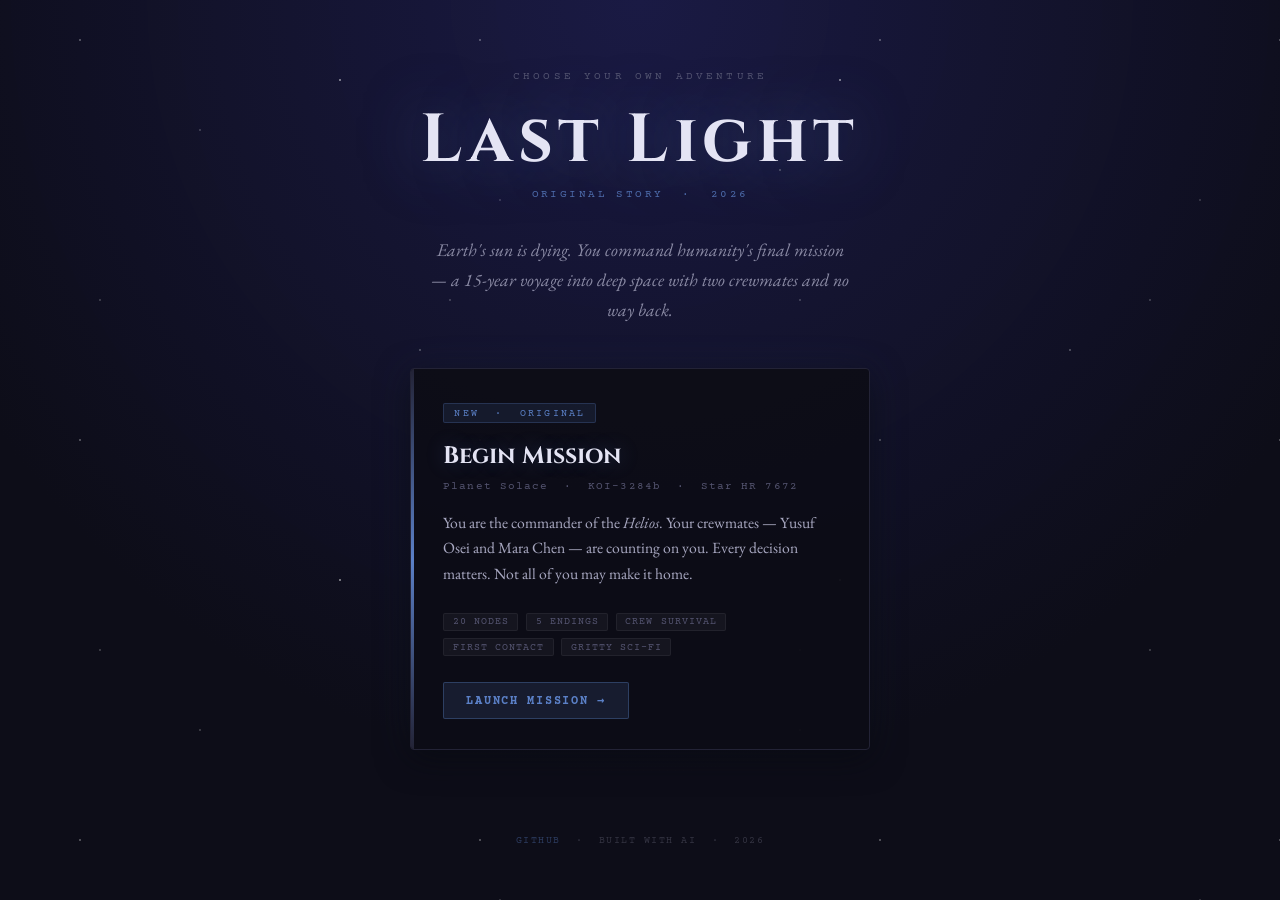
<file: docs/index.html>
<!DOCTYPE html>
<html lang="en">
<head>
  <meta charset="UTF-8" />
  <meta name="viewport" content="width=device-width, initial-scale=1.0" />
  <title>Last Light — Choose Your Own Adventure</title>
  <link rel="preconnect" href="https://fonts.googleapis.com" />
  <link rel="preconnect" href="https://fonts.gstatic.com" crossorigin />
  <link href="https://fonts.googleapis.com/css2?family=Cinzel:wght@500;700&family=EB+Garamond:ital,wght@0,400;1,400&family=Courier+Prime:wght@400;700&display=swap" rel="stylesheet" />
  <style>
    *, *::before, *::after { box-sizing: border-box; margin: 0; padding: 0; }

    html { font-size: 17px; }

    body {
      min-height: 100vh;
      background: #0d0d18;
      display: flex;
      flex-direction: column;
      align-items: center;
      justify-content: center;
      font-family: 'EB Garamond', Georgia, serif;
      position: relative;
      overflow-x: hidden;
    }

    /* Star field */
    body::before {
      content: '';
      position: fixed;
      inset: 0;
      background-image:
        radial-gradient(1px 1px at 80px 40px,   rgba(255,255,255,0.9), transparent),
        radial-gradient(1px 1px at 200px 130px,  rgba(255,255,255,0.6), transparent),
        radial-gradient(1.5px 1.5px at 340px 80px, rgba(255,255,255,0.8), transparent),
        radial-gradient(1px 1px at 500px 200px,  rgba(255,255,255,0.5), transparent),
        radial-gradient(1px 1px at 650px 60px,   rgba(255,255,255,0.9), transparent),
        radial-gradient(1px 1px at 780px 170px,  rgba(255,255,255,0.7), transparent),
        radial-gradient(2px 2px at 900px 100px,  rgba(255,255,255,0.4), transparent),
        radial-gradient(1px 1px at 100px 300px,  rgba(255,255,255,0.6), transparent),
        radial-gradient(1px 1px at 420px 350px,  rgba(255,255,255,0.8), transparent),
        radial-gradient(1.5px 1.5px at 600px 280px, rgba(255,255,255,0.5), transparent),
        radial-gradient(1px 1px at 1100px 150px, rgba(255,255,255,0.7), transparent),
        radial-gradient(1px 1px at 950px 320px,  rgba(255,255,255,0.6), transparent),
        radial-gradient(circle at 50% 0%, rgba(30,30,80,0.8) 0%, #0d0d18 70%);
      background-size:
        400px 400px, 600px 600px, 500px 500px, 700px 700px, 450px 450px,
        800px 800px, 550px 550px, 350px 350px, 650px 650px, 500px 500px,
        900px 900px, 750px 750px, 100% 100%;
      background-attachment: fixed;
      pointer-events: none;
      z-index: 0;
    }

    /* ── Main content ── */
    .hero {
      position: relative;
      z-index: 1;
      display: flex;
      flex-direction: column;
      align-items: center;
      text-align: center;
      padding: 3rem 1.5rem 2rem;
      max-width: 560px;
      width: 100%;
    }

    .series-label {
      font-family: 'Courier Prime', monospace;
      font-size: 0.62rem;
      letter-spacing: 0.3em;
      text-transform: uppercase;
      color: #545470;
      margin-bottom: 1.25rem;
    }

    h1 {
      font-family: 'Cinzel', Georgia, serif;
      font-size: clamp(2.4rem, 8vw, 4rem);
      font-weight: 700;
      color: #e4e4f4;
      letter-spacing: 0.08em;
      line-height: 1.1;
      margin-bottom: 0.5rem;
      text-shadow:
        0 0 60px rgba(91,128,199,0.5),
        0 0 120px rgba(91,128,199,0.2);
    }

    .subtitle {
      font-family: 'Courier Prime', monospace;
      font-size: 0.65rem;
      letter-spacing: 0.22em;
      text-transform: uppercase;
      color: #5b80c7;
      margin-bottom: 2rem;
      opacity: 0.8;
    }

    .tagline {
      font-style: italic;
      font-size: 1.05rem;
      color: #a8a8c1;
      line-height: 1.7;
      max-width: 420px;
      margin-bottom: 2.5rem;
      opacity: 0.8;
    }

    /* ── Story card ── */
    .story-card {
      display: block;
      text-decoration: none;
      width: 100%;
      max-width: 460px;
      background: rgba(13,13,23,0.95);
      border: 1px solid #232336;
      border-radius: 4px;
      overflow: hidden;
      position: relative;
      box-shadow: 0 0 40px rgba(91,128,199,0.08), 0 8px 32px rgba(0,0,0,0.6);
      transition: transform 0.25s ease, box-shadow 0.25s ease, border-color 0.25s ease;
    }
    .story-card:hover {
      transform: translateY(-5px);
      border-color: #5b80c7;
      box-shadow: 0 0 0 1px #5b80c7, 0 0 40px rgba(91,128,199,0.25), 0 12px 40px rgba(0,0,0,0.7);
    }

    /* Left glow spine */
    .card-spine {
      position: absolute;
      top: 0; bottom: 0; left: 0;
      width: 3px;
      background: linear-gradient(to bottom, #232336, #5b80c7, #232336);
      transition: opacity 0.25s;
    }
    .story-card:hover .card-spine { opacity: 1; }

    .card-inner {
      padding: 1.75rem 1.75rem 1.75rem 1.9rem;
      text-align: left;
    }

    .card-badge {
      display: inline-block;
      font-family: 'Courier Prime', monospace;
      font-size: 0.58rem;
      letter-spacing: 0.22em;
      text-transform: uppercase;
      padding: 0.2rem 0.6rem;
      border-radius: 2px;
      background: rgba(91,128,199,0.12);
      color: #5b80c7;
      border: 1px solid rgba(91,128,199,0.25);
      margin-bottom: 1rem;
    }

    .card-title {
      font-family: 'Cinzel', Georgia, serif;
      font-size: 1.4rem;
      font-weight: 700;
      color: #e4e4f4;
      margin-bottom: 0.5rem;
      text-shadow: 0 0 20px rgba(91,128,199,0.3);
    }

    .card-byline {
      font-family: 'Courier Prime', monospace;
      font-size: 0.62rem;
      letter-spacing: 0.1em;
      color: #545470;
      margin-bottom: 1rem;
    }

    .card-desc {
      font-size: 0.92rem;
      line-height: 1.65;
      color: #a8a8c1;
      margin-bottom: 1.5rem;
    }

    .card-meta {
      display: flex;
      flex-wrap: wrap;
      gap: 0.45rem;
      margin-bottom: 1.5rem;
    }
    .card-tag {
      font-family: 'Courier Prime', monospace;
      font-size: 0.6rem;
      letter-spacing: 0.1em;
      text-transform: uppercase;
      padding: 0.15rem 0.5rem;
      border-radius: 2px;
      background: rgba(255,255,255,0.04);
      color: #545470;
      border: 1px solid rgba(255,255,255,0.06);
    }

    .card-cta {
      display: inline-flex;
      align-items: center;
      gap: 0.5rem;
      font-family: 'Courier Prime', monospace;
      font-size: 0.72rem;
      font-weight: 700;
      letter-spacing: 0.14em;
      text-transform: uppercase;
      padding: 0.6rem 1.3rem;
      border-radius: 2px;
      background: rgba(91,128,199,0.14);
      color: #5b80c7;
      border: 1px solid rgba(91,128,199,0.35);
      transition: background 0.18s, box-shadow 0.18s;
    }
    .story-card:hover .card-cta {
      background: rgba(91,128,199,0.24);
      box-shadow: 0 0 14px rgba(91,128,199,0.3);
    }

    /* ── Footer ── */
    footer {
      position: relative;
      z-index: 1;
      margin-top: 3rem;
      padding-bottom: 2rem;
      font-family: 'Courier Prime', monospace;
      font-size: 0.6rem;
      letter-spacing: 0.15em;
      text-transform: uppercase;
      color: rgba(168,168,193,0.25);
      text-align: center;
    }
    footer a {
      color: rgba(91,128,199,0.4);
      text-decoration: none;
      transition: color 0.15s;
    }
    footer a:hover { color: rgba(91,128,199,0.7); }

    @media (max-width: 480px) {
      h1 { font-size: 2.4rem; }
      .card-inner { padding: 1.5rem 1.25rem 1.5rem 1.5rem; }
    }
  </style>
</head>
<body>

  <div class="hero">
    <p class="series-label">Choose Your Own Adventure</p>
    <h1>Last Light</h1>
    <p class="subtitle">Original Story &nbsp;·&nbsp; 2026</p>
    <p class="tagline">
      Earth's sun is dying. You command humanity's final mission —
      a 15-year voyage into deep space with two crewmates and no way back.
    </p>

    <a href="lastlight.html" class="story-card">
      <div class="card-spine"></div>
      <div class="card-inner">
        <span class="card-badge">New &nbsp;·&nbsp; Original</span>
        <h2 class="card-title">Begin Mission</h2>
        <p class="card-byline">Planet Solace &nbsp;·&nbsp; KOI-3284b &nbsp;·&nbsp; Star HR 7672</p>
        <p class="card-desc">
          You are the commander of the <em>Helios</em>. Your crewmates — Yusuf Osei and Mara Chen — 
          are counting on you. Every decision matters. Not all of you may make it home.
        </p>
        <div class="card-meta">
          <span class="card-tag">20 nodes</span>
          <span class="card-tag">5 endings</span>
          <span class="card-tag">Crew survival</span>
          <span class="card-tag">First contact</span>
          <span class="card-tag">Gritty sci-fi</span>
        </div>
        <span class="card-cta">Launch mission →</span>
      </div>
    </a>
  </div>

  <footer>
    <a href="https://github.com/CodersRepo/choose-your-own-adventure" target="_blank" rel="noopener">
      GitHub
    </a>
    &nbsp;·&nbsp; Built with AI &nbsp;·&nbsp; 2026
  </footer>

</body>
</html>
</file>
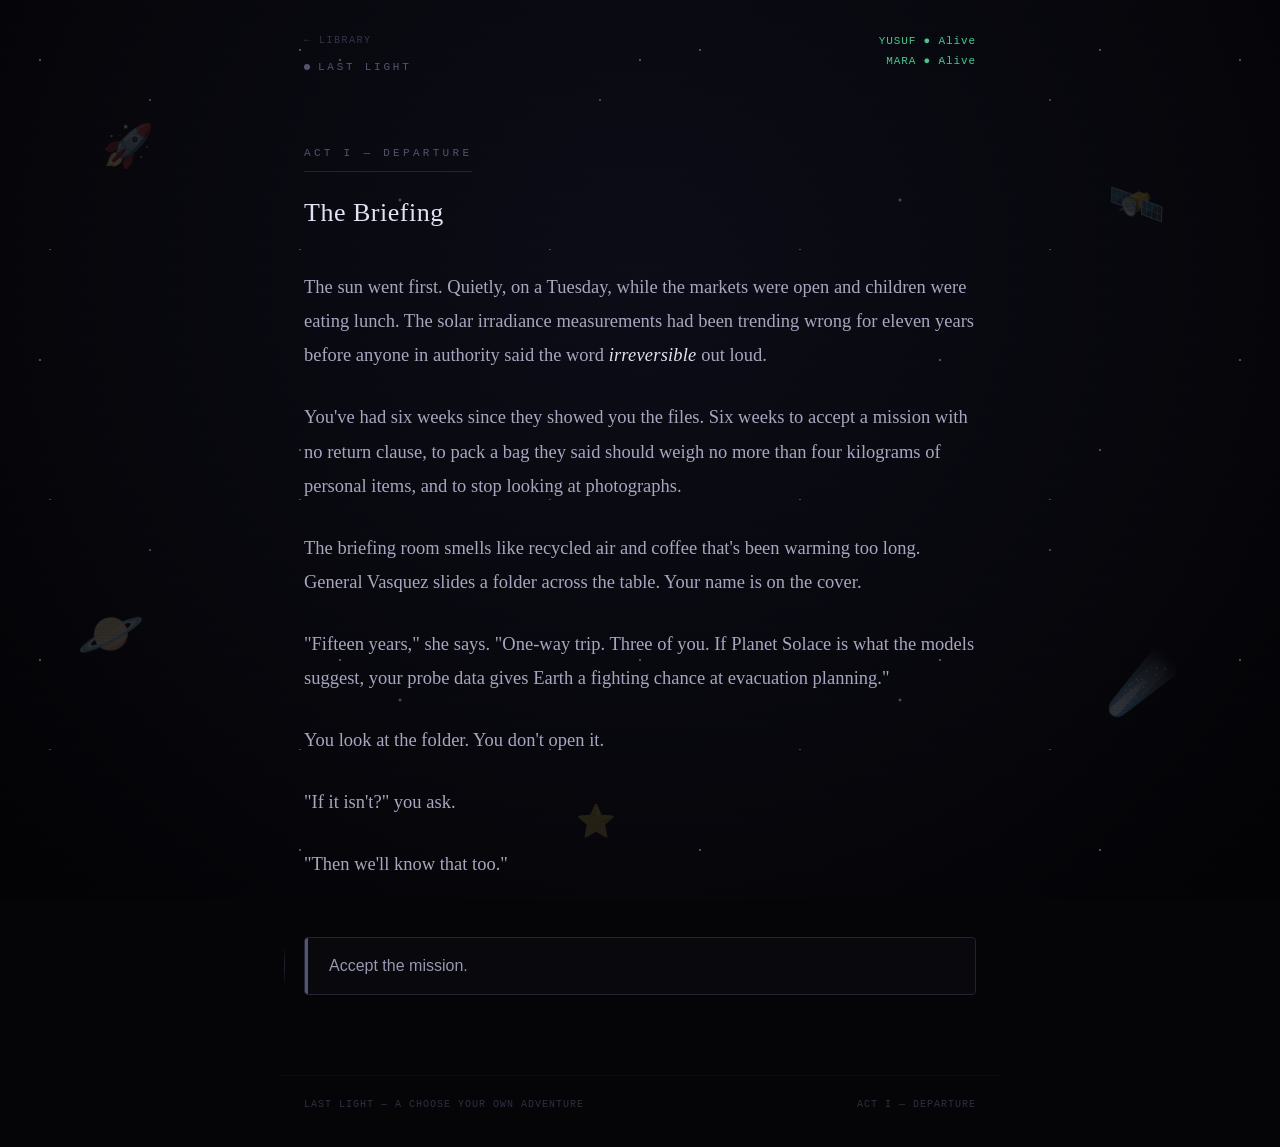
<file: docs/lastlight.html>
<!DOCTYPE html>
<html lang="en">
<head>
  <meta charset="UTF-8">
  <meta name="viewport" content="width=device-width, initial-scale=1.0">
  <title>Last Light</title>
  <style>
    *, *::before, *::after { box-sizing: border-box; margin: 0; padding: 0; }

    :root {
      --bg: #050508;
      --bg-radial: radial-gradient(circle at 50% 30%, #0d0d18 0%, #030305 100%);
      --stars: radial-gradient(white, rgba(255,255,255,.2) 1px, transparent 1.5px);
      --surface: rgba(13, 13, 23, 0.6);
      --border: #232336;
      --border-hover: #4e4e73;
      --text: #a8a8c1;
      --text-bright: #e4e4f4;
      --text-dim: #545470;
      --text-dimmer: #2f2f42;
      --mono: 'Courier New', 'Lucida Console', monospace;
      --serif: 'Merriweather', Georgia, 'Times New Roman', serif;
      --sans: -apple-system, BlinkMacSystemFont, 'Segoe UI', Roboto, Helvetica, sans-serif;
      --alive: #4cc78e;
      --injured: #d69538;
      --dead: #9e3d3d;
      --success: #4cc78e;
      --partial: #d69538;
      --failure: #9e3d3d;
      --true-end: #5b80c7;
      --glow-alive: rgba(76, 199, 142, 0.2);
      --glow-injured: rgba(214, 149, 56, 0.2);
      --glow-dead: rgba(158, 61, 61, 0.2);
    }

    html { scroll-behavior: smooth; }

    body {
      background: var(--bg);
      background-image: 
        radial-gradient(1px 1px at 40px 60px, #ffffff, rgba(0,0,0,0)),
        radial-gradient(1px 1px at 150px 100px, rgba(255,255,255,0.8), rgba(0,0,0,0)),
        radial-gradient(1.5px 1.5px at 200px 300px, rgba(255,255,255,0.6), rgba(0,0,0,0)),
        radial-gradient(1px 1px at 300px 50px, #ffffff, rgba(0,0,0,0)),
        radial-gradient(2px 2px at 400px 200px, rgba(255,255,255,0.4), rgba(0,0,0,0)),
        radial-gradient(1px 1px at 50px 250px, rgba(255,255,255,0.9), rgba(0,0,0,0)),
        var(--bg-radial);
      background-size: 300px 300px, 450px 450px, 200px 200px, 400px 400px, 500px 500px, 250px 250px, 100% 100%;
      background-attachment: fixed;
      color: var(--text);
      font-family: var(--serif);
      font-size: 18.5px;
      line-height: 1.85;
      min-height: 100vh;
      display: flex;
      flex-direction: column;
      align-items: center;
      position: relative;
    }

    /* Scanlines effect */
    body::after {
      content: "";
      position: fixed;
      top: 0; left: 0; width: 100%; height: 100%;
      background: repeating-linear-gradient(
        to bottom,
        rgba(0, 0, 0, 0) 0px,
        rgba(0, 0, 0, 0) 2px,
        rgba(0, 0, 0, 0.05) 3px
      );
      pointer-events: none;
      z-index: 100;
    }

    /* ── LAYOUT ── */
    .game-header {
      width: 100%;
      max-width: 720px;
      padding: 32px 24px 0;
      display: flex;
      justify-content: space-between;
      align-items: flex-start;
      gap: 16px;
      z-index: 2;
    }

    .game-title {
      font-family: var(--mono);
      font-size: 11px;
      letter-spacing: 0.25em;
      text-transform: uppercase;
      color: var(--text-dim);
      display: flex;
      align-items: center;
      gap: 8px;
    }

    .game-title::before {
      content: "";
      display: inline-block;
      width: 6px;
      height: 6px;
      background-color: var(--text-dim);
      border-radius: 50%;
    }

    .crew-status {
      font-family: var(--mono);
      font-size: 11px;
      letter-spacing: 0.08em;
      text-align: right;
      line-height: 1.8;
      flex-shrink: 0;
    }

    .crew-alive  { color: var(--alive); text-shadow: 0 0 8px var(--glow-alive); }
    .crew-injured { color: var(--injured); text-shadow: 0 0 8px var(--glow-injured); }
    .crew-dead   { color: var(--dead); opacity: 0.8; text-shadow: 0 0 8px var(--glow-dead); text-decoration: line-through; text-decoration-color: rgba(158, 61, 61, 0.5); }

    main {
      width: 100%;
      max-width: 720px;
      padding: 56px 24px 80px;
      flex: 1;
      z-index: 2;
    }

    .game-footer {
      width: 100%;
      max-width: 720px;
      padding: 20px 24px 32px;
      font-family: var(--mono);
      font-size: 10px;
      color: var(--text-dimmer);
      border-top: 1px solid rgba(255,255,255,0.03);
      display: flex;
      justify-content: space-between;
      z-index: 2;
      text-transform: uppercase;
      letter-spacing: 0.1em;
    }

    /* ── PAGE CONTENT ── */
    .page-wrap {
      animation: appear 0.6s cubic-bezier(0.2, 0.8, 0.2, 1) both;
    }

    @keyframes appear {
      from { opacity: 0; transform: translateY(12px); filter: blur(4px); }
      to   { opacity: 1; transform: translateY(0); filter: blur(0); }
    }

    .act-label {
      font-family: var(--mono);
      font-size: 11px;
      letter-spacing: 0.3em;
      text-transform: uppercase;
      color: var(--text-dim);
      margin-bottom: 24px;
      display: inline-block;
      border-bottom: 1px solid var(--border);
      padding-bottom: 8px;
    }

    .page-title {
      font-size: 26px;
      font-weight: normal;
      color: var(--text-bright);
      margin-bottom: 40px;
      letter-spacing: 0.02em;
      line-height: 1.3;
    }

    .page-text {
      color: var(--text);
      margin-bottom: 56px;
    }

    .page-text p { margin-bottom: 1.5em; }
    .page-text p:last-child { margin-bottom: 0; }
    .page-text em { color: var(--text-bright); font-style: italic; letter-spacing: 0.01em; }

    /* ── CHOICES ── */
    .choices {
      display: flex;
      flex-direction: column;
      gap: 12px;
      position: relative;
    }

    .choices::before {
      content: "";
      position: absolute;
      left: -20px;
      top: 8px;
      bottom: 8px;
      width: 1px;
      background: linear-gradient(to bottom, transparent, var(--border), transparent);
    }

    .choice-btn {
      background: rgba(13, 13, 23, 0.4);
      border: 1px solid var(--border);
      color: #9898b0;
      padding: 16px 24px;
      text-align: left;
      cursor: pointer;
      font-size: 16px;
      font-family: var(--sans);
      line-height: 1.5;
      transition: all 0.25s ease;
      border-radius: 4px;
      position: relative;
      overflow: hidden;
      backdrop-filter: blur(4px);
    }

    .choice-btn::before {
      content: "";
      position: absolute;
      left: 0; top: 0; bottom: 0; width: 3px;
      background: var(--text-dim);
      transition: background 0.25s ease, width 0.25s ease;
    }

    .choice-btn:hover {
      border-color: var(--border-hover);
      color: var(--text-bright);
      background: rgba(255,255,255,0.03);
      transform: translateX(4px);
      box-shadow: 0 4px 12px rgba(0,0,0,0.2);
    }

    .choice-btn:hover::before {
      background: var(--text-bright);
      width: 4px;
    }

    .choice-btn:active {
      background: rgba(255,255,255,0.05);
      transform: translateX(2px);
    }

    /* ── ENDINGS ── */
    .ending-label {
      font-family: var(--mono);
      font-size: 11px;
      letter-spacing: 0.3em;
      text-transform: uppercase;
      margin-bottom: 16px;
      display: inline-block;
      padding: 4px 10px;
      border-radius: 2px;
      background: rgba(0,0,0,0.3);
    }

    .ending-label.failure  { color: var(--failure); border: 1px solid rgba(158, 61, 61, 0.3); box-shadow: 0 0 10px var(--glow-dead); }
    .ending-label.partial  { color: var(--partial); border: 1px solid rgba(214, 149, 56, 0.3); box-shadow: 0 0 10px var(--glow-injured); }
    .ending-label.success  { color: var(--success); border: 1px solid rgba(76, 199, 142, 0.3); box-shadow: 0 0 10px var(--glow-alive); }
    .ending-label.true-end { color: #a4c2f4; border: 1px solid rgba(91, 128, 199, 0.3); box-shadow: 0 0 12px rgba(91,128,199,0.3); }

    .ending-title {
      font-size: 32px;
      font-weight: normal;
      color: #fff;
      margin-bottom: 40px;
      letter-spacing: 0.02em;
    }

    .ending-divider {
      width: 64px;
      height: 1px;
      background: linear-gradient(90deg, var(--border-hover), transparent);
      margin: 48px 0;
    }

    .restart-btn {
      background: transparent;
      border: 1px solid var(--border);
      color: var(--text-dim);
      padding: 12px 28px;
      cursor: pointer;
      font-family: var(--mono);
      font-size: 11px;
      letter-spacing: 0.2em;
      text-transform: uppercase;
      transition: all 0.2s ease;
      border-radius: 2px;
    }

    .restart-btn:hover {
      border-color: var(--border-hover);
      color: var(--text-bright);
      background: rgba(255,255,255,0.03);
    }

    /* ── DECORATIVE STICKERS ── */
    .stickers {
      position: fixed;
      top: 0; left: 0; width: 100%; height: 100%;
      pointer-events: none;
      z-index: 1;
      overflow: hidden;
    }

    .sticker {
      position: absolute;
      opacity: 0.18;
      filter: saturate(0.8);
      user-select: none;
      animation: float-sticker 6s ease-in-out infinite;
    }

    @keyframes float-sticker {
      0%, 100% { transform: translateY(0) rotate(var(--rot)); }
      50% { transform: translateY(-12px) rotate(calc(var(--rot) + 6deg)); }
    }

    .sticker-1 { top: 12%; left: 8%;  --rot: -15deg; animation-delay: 0s;  font-size: 42px; }
    .sticker-2 { top: 65%; left: 6%;  --rot: 12deg;  animation-delay: -2s; font-size: 54px; }
    .sticker-3 { top: 18%; right: 9%; --rot: 25deg;  animation-delay: -4s; font-size: 46px; }
    .sticker-4 { top: 70%; right: 8%; --rot: -22deg; animation-delay: -1s; font-size: 58px; }
    .sticker-5 { top: 88%; left: 45%; --rot: 8deg;   animation-delay: -3s; font-size: 32px; opacity: 0.12; }
  </style>
</head>
<body>

<div class="stickers">
  <div class="sticker sticker-1">🚀</div>
  <div class="sticker sticker-2">🪐</div>
  <div class="sticker sticker-3">🛰️</div>
  <div class="sticker sticker-4">☄️</div>
  <div class="sticker sticker-5">⭐</div>
</div>

<header class="game-header">
  <div style="display:flex;flex-direction:column;gap:6px;">
    <a href="index.html" style="font-family:var(--mono);font-size:10px;letter-spacing:0.15em;text-transform:uppercase;color:var(--text-dim);text-decoration:none;opacity:0.6;transition:opacity 0.15s;" onmouseover="this.style.opacity='1'" onmouseout="this.style.opacity='0.6'">← Library</a>
    <div class="game-title">Last Light</div>
  </div>
  <div style="display:flex;flex-direction:column;align-items:flex-end;gap:6px;">
    <div class="crew-status" id="crew-status"></div>
    <div id="dev-panel" style="display:none;font-family:var(--mono);font-size:10px;letter-spacing:0.1em;color:#5b80c7;text-align:right;opacity:0.7;"></div>
  </div>
</header>

<main>
  <div id="page-root"></div>
</main>

<footer class="game-footer">
  <span>Last Light — A Choose Your Own Adventure</span>
  <span id="footer-act"></span>
</footer>

<script>
'use strict';

// ────────────────────────────────────────────────────────────
// STATE
// ────────────────────────────────────────────────────────────

let S = {};

function resetState() {
  S = {
    page: 'p01',
    yusuf: 'alive',      // 'alive' | 'injured' | 'dead'
    mara: 'alive',       // 'alive' | 'dead'
    cooperation: 0,      // 0–6; ≥3 + signal + both alive = True Ending
    resources: null,     // 'bio' | 'eng' | 'balanced'
    irradiated: false,
    investigatedSignal: false,
  };
}

resetState();

// ────────────────────────────────────────────────────────────
// STORY DATA
// ────────────────────────────────────────────────────────────

const ACT = {
  1: 'Act I — Departure',
  2: 'Act II — The Journey',
  3: 'Act III — Arrival',
  4: 'Act IV',
};

/*
  Each page object can have:
    act        : number
    title      : string
    text       : string  (static HTML)
    textFn     : state → string
    choices    : [{text, target, effect?}]
    choicesFn  : state → [{text, target, effect?}]
    enter      : state → void   (runs before render; modifies state in place)
    isEnding   : bool
    endingType : 'failure' | 'partial' | 'success' | 'true-end'
    endingLabel: string
*/

const PAGES = {

  // ── ACT 1: DEPARTURE ──────────────────────────────────────

  p01: {
    act: 1,
    title: 'The Briefing',
    text: `
      <p>The sun went first. Quietly, on a Tuesday, while the markets were open and children were eating lunch. The solar irradiance measurements had been trending wrong for eleven years before anyone in authority said the word <em>irreversible</em> out loud.</p>
      <p>You've had six weeks since they showed you the files. Six weeks to accept a mission with no return clause, to pack a bag they said should weigh no more than four kilograms of personal items, and to stop looking at photographs.</p>
      <p>The briefing room smells like recycled air and coffee that's been warming too long. General Vasquez slides a folder across the table. Your name is on the cover.</p>
      <p>"Fifteen years," she says. "One-way trip. Three of you. If Planet Solace is what the models suggest, your probe data gives Earth a fighting chance at evacuation planning."</p>
      <p>You look at the folder. You don't open it.</p>
      <p>"If it isn't?" you ask.</p>
      <p>"Then we'll know that too."</p>
    `,
    choices: [
      { text: 'Accept the mission.', target: 'p02' },
    ],
  },

  p02: {
    act: 1,
    title: 'Crew & Cargo',
    text: `
      <p>Yusuf Osei finds you in the equipment bay. He's the kind of person who checks systems he didn't install, just to be sure. His hands are always moving — tightening, testing, tracing connections — the way some people drum their fingers, but with intent.</p>
      <p>"You're Commander?" No ceremony. You like that. His handshake is brief and certain.</p>
      <p>Mara Chen is already cataloguing the biology equipment when you introduce yourself. She has a small recorder clipped to her collar that she talks into when she thinks no one's listening.</p>
      <p>"She keeps a voice journal," Yusuf tells you later. "Addresses it to her sister." He says it without judgment. You file it away.</p>
      <p>There is one decision left before launch. The ship has room for a full complement of either medical and biological research gear or engineering backup systems — not both at maximum specification. You can split the allocation evenly, but depth suffers across the board.</p>
    `,
    choices: [
      {
        text: 'Prioritize the medical and biological research supplies. The planet assessment depends on it.',
        target: 'p03',
        effect: s => { s.resources = 'bio'; },
      },
      {
        text: 'Prioritize engineering repair kits and redundant systems. The journey depends on it.',
        target: 'p03',
        effect: s => { s.resources = 'eng'; },
      },
      {
        text: 'Split the cargo evenly. Compromise depth for coverage.',
        target: 'p03',
        effect: s => { s.resources = 'balanced'; },
      },
    ],
  },

  p03: {
    act: 1,
    title: 'Launch',
    text: `
      <p>The last transmission from Ground Control is calm and professional until the very end, when Mission Director Okafor pauses for three full seconds before signing off. In those three seconds you hear everything she can't say.</p>
      <p>Liftoff is textbook. You watch Earth's curvature fill the observation panel, then the whole planet, then something small enough to cover with your thumb.</p>
      <p>Nobody speaks for a long time.</p>
      <p>"Fifteen years," Mara says finally. She's not talking to you. Her recorder is on.</p>
      <p>Yusuf runs a systems diagnostic he doesn't need. His hands are busy.</p>
      <p>You set the heading for Planet Solace — catalog designation KOI-3284b, orbiting a stable star fifteen light-years from home. The ship moves into the dark.</p>
      <p>You don't look back.</p>
    `,
    choices: [
      { text: 'Continue.', target: 'p04' },
    ],
  },

  // ── ACT 2: THE JOURNEY ────────────────────────────────────

  p04: {
    act: 2,
    title: 'Year 3 — The Breach',
    text: `
      <p>The three-pulse alarm. You've rehearsed this. Nothing about rehearsal prepares you for it at 0340 ship time, half-awake in your bunk, the sound bouncing through the hull like a physical thing.</p>
      <p>Hairline fracture in the oxygen recycler's secondary housing. Stress fracture from thermal cycling — third year running. Yusuf is already in the maintenance corridor, suit half-donned, running his fingers over the breach with the methodical calm of someone who grew up fixing things by touch.</p>
      <p>"I can patch it from outside," he says. "Twenty minutes EVA, maybe less."</p>
      <p>The fracture is at an awkward junction angle. One wrong move and the seal blows before the patch sets.</p>
    `,
    choices: [
      {
        text: '"Stand back. I\'m going EVA."',
        target: 'p04_you',
      },
      {
        text: '"I\'ve got your line. Take your time out there."',
        target: 'p04_yusuf',
      },
    ],
  },

  p04_you: {
    act: 2,
    title: 'Year 3 — Outside',
    text: `
      <p>You take the suit from him. He doesn't argue. He watches your face, reads that this isn't an order — it's a choice — and he respects the distinction.</p>
      <p>The EVA is bad in the quiet way that bad things are. Cold metal through the gloves. The ship enormous and indifferent. You work by feel and by the schematic Yusuf walks you through over comms, his voice steady, precise, patient in a way that makes the job easier than it has any right to be.</p>
      <p>When the patch holds, he says: "Clean work, Commander."</p>
      <p>Back inside, Mara runs a scan. Seal integrity: 99.7%. You file the incident report and don't mention your hands shaking.</p>
    `,
    choices: [
      { text: 'Continue.', target: 'p05' },
    ],
  },

  p04_yusuf: {
    act: 2,
    title: 'Year 3 — Outside',
    enter(s) {
      if (s.resources !== 'eng') s.yusuf = 'injured';
    },
    textFn(s) {
      if (s.resources === 'eng') {
        return `
          <p>Yusuf goes. He has the titanium patch kit — one of the items you prioritized in the cargo manifest — and his hands move with the confidence of someone who always has the right tool. Eighteen minutes. Clean seal. He comes back inside without ceremony.</p>
          <p>"Good kit," he says, hanging up the suit.</p>
          <p>Mara checks the seal the next morning without being asked. 99.8% integrity. She doesn't say anything, but she nods.</p>
        `;
      }
      return `
        <p>Yusuf goes. The patch kit available isn't rated for this junction — the alloy-weave wrap works, but the angle forces him to brace against the hull in a way that puts sustained pressure on his left hand. He doesn't mention it until Mara runs the post-EVA scan.</p>
        <p>"Contusion on the metacarpals," she says. "Some micro-fracturing in the carpal tunnel. It'll probably heal fully." She looks at Yusuf. "You should rest the hand."</p>
        <p>Yusuf opens and closes his left hand twice, looks at it, and goes back to the maintenance bay.</p>
        <p>He doesn't rest the hand.</p>
      `;
    },
    choices: [
      { text: 'Continue.', target: 'p05' },
    ],
  },

  p05: {
    act: 2,
    title: 'Year 7 — Signal',
    text: `
      <p>It appears at the edge of your sensor range — a faint electromagnetic pattern, repeating on a twelve-second interval. Mara thinks it's geological resonance. Yusuf thinks it isn't. He brings up the spectral readout and points without saying anything.</p>
      <p>The pattern is mathematically structured. Not a message, exactly. Not clearly. But not random.</p>
      <p>A course deviation to investigate would cost eleven days and a measurable fraction of your fuel reserve. Arrival at Planet Solace would be delayed but within acceptable parameters.</p>
    `,
    choices: [
      {
        text: '"Alter course. We investigate."',
        target: 'p05a',
        effect: s => { s.cooperation++; s.investigatedSignal = true; },
      },
      {
        text: '"Log it and maintain heading. We have a mission."',
        target: 'p06',
      },
    ],
  },

  p05a: {
    act: 2,
    title: 'Year 7 — The Trace',
    text: `
      <p>The source is a debris field — ancient, drifting on a vector that traces back, if you extend the line far enough, toward the general direction of KOI-3284b. Planet Solace.</p>
      <p>The material composition is nothing in the database. Not a comet. Not a human-made object. Not anything catalogued.</p>
      <p>Mara is very still. Yusuf runs the analysis twice.</p>
      <p>"Something came from there," he says. He means the planet. He doesn't say the rest of it.</p>
      <p>You document everything. Seventeen gigabytes of spectral data. Mara tags the files with an asterisk and doesn't sleep for the next two days.</p>
      <p>You resume course. The debris field falls behind you.</p>
    `,
    choices: [
      { text: 'Continue.', target: 'p06' },
    ],
  },

  p06: {
    act: 2,
    title: 'Year 12 — Rationing',
    text: `
      <p>Mara brings it to you first, privately. She's been tracking the consumption logs.</p>
      <p>Yusuf has been skipping his own rations — quietly, systematically, for at least four months. Not enough to compromise his function, but enough that it shows up in the numbers. He hasn't said anything.</p>
      <p>"He's trying to stretch the supply," Mara says. She doesn't look comfortable with how she found out. "His projections account for a fuel correction we haven't made yet. He thinks we're running low."</p>
      <p>She sets a rebalancing proposal on your desk. It redistributes the remaining calories with more precision, accounting for individual metabolic needs.</p>
      <p>Or you enforce strict equal rationing. No exceptions, no acknowledgment. Nobody's math is special.</p>
    `,
    choices: [
      {
        text: '"Equal rations. No exceptions. I\'ll handle Yusuf."',
        target: 'p07',
      },
      {
        text: '"Mara\'s rebalancing plan is sound. Adjust the manifest."',
        target: 'p06a',
        effect: s => { s.cooperation++; },
      },
    ],
  },

  p06a: {
    act: 2,
    title: 'Year 12 — Adjustment',
    text: `
      <p>You implement Mara's plan. Yusuf reads the updated manifest that evening and comes to find you.</p>
      <p>He stands in the doorway of the navigation bay for a moment before he speaks. "You didn't have to do it officially."</p>
      <p>"I know."</p>
      <p>He nods once. That's the whole conversation. But over the following weeks you notice him eating without watching the clock, and his hand — the injured one, if it came to that — has started to recover.</p>
    `,
    choices: [
      { text: 'Continue.', target: 'p07' },
    ],
  },

  p07: {
    act: 2,
    title: 'Year 14 — The Storm',
    text: `
      <p>The particle storm hits without warning. A charged front, dense enough to blow the engine coupling and fry every active system on the ship if the housing isn't shielded from outside. Your internal shielding wasn't designed for this. Nothing out here was.</p>
      <p>There is one suit rated for it. One. The storm will last approximately ninety minutes.</p>
      <p>Yusuf is already reading the outside radiation levels. Mara is checking the suit seals. Both of them are ready to go. Both of them know what ninety minutes in that storm might mean.</p>
      <p>You can also tell both of them to stand down and send yourself.</p>
    `,
    choices: [
      {
        text: '"Yusuf. Suit up."',
        target: 'p07_yusuf',
      },
      {
        text: '"Mara. You have the suit."',
        target: 'p07_mara',
      },
      {
        text: '"Neither of you. Stand down. I\'m going."',
        target: 'p07_you',
        effect: s => { s.irradiated = true; s.cooperation++; },
      },
      {
        text: 'Hold position. Weather the storm from inside.',
        target: 'e1_lost',
      },
    ],
  },

  p07_yusuf: {
    act: 2,
    title: 'Year 14 — Ninety Minutes',
    enter(s) {
      const dies = s.yusuf === 'injured' && s.cooperation < 2;
      if (dies) s.yusuf = 'dead';
    },
    textFn(s) {
      if (s.yusuf === 'dead') {
        return `
          <p>Yusuf takes the suit without hesitation. His left hand — the one that never fully healed — works the seals with practiced efficiency. He doesn't show you that it costs him something.</p>
          <p>He's outside for forty-seven minutes when his comms go to static. Not a suit failure. Mara pulls the sensor data later. A secondary surge — unexpected, unforecast — hit the outer hull precisely when he was at the most exposed junction.</p>
          <p>You go out to get him when the storm passes. He's still tethered to the ship. His hands are still on the housing he was shielding.</p>
          <p>The engine is intact.</p>
          <p>You carry him in. Mara doesn't say anything for a very long time. Her recorder is in her pocket, and she doesn't take it out.</p>
        `;
      }
      return `
        <p>Yusuf takes the suit without hesitation. Ninety-three minutes later he comes back inside, moves to the sink, and washes his face for a long time without saying anything.</p>
        <p>"Engine's fine," he says eventually. "Secondary coupling held."</p>
        <p>Mara hands him a protein pack and a thermal sleeve for his hand. He takes both.</p>
      `;
    },
    choices: [
      { text: 'Continue.', target: 'p08' },
    ],
  },

  p07_mara: {
    act: 2,
    title: 'Year 14 — Ninety Minutes',
    text: `
      <p>Mara takes the suit. She spends forty seconds checking the seals, then clips her recorder to her belt with the strap she never uses, and goes.</p>
      <p>Ninety-one minutes. The ship holds. When she comes back in, she takes off the suit in silence and sits on the equipment locker for a while without moving.</p>
      <p>You give her the space. Yusuf makes something hot and puts it beside her without comment.</p>
      <p>She'll be fine. But the event doesn't leave her. You see it in her sleep patterns for months afterward — the times she wakes early and talks into the recorder in a voice too low to hear.</p>
    `,
    choices: [
      { text: 'Continue.', target: 'p08' },
    ],
  },

  p07_you: {
    act: 2,
    title: 'Year 14 — Ninety Minutes',
    text: `
      <p>Both of them argue. Yusuf says it should be him. Mara says she's already checked the suit. You tell them both, with a tone you don't use often, to stand down.</p>
      <p>The storm is worse than the numbers suggested. You know within the first ten minutes that you're absorbing more radiation than the suit was rated for. You don't tell them that over comms.</p>
      <p>Ninety-four minutes. The engine holds. You come back inside and let Mara run the scan without protest.</p>
      <p>She reads the results. She doesn't say what they mean out loud. She writes something in her medical log, shows it to you privately, and asks you to sign the acknowledgment.</p>
      <p>You sign it.</p>
      <p>The three of you don't discuss it further. There are eight more months until Planet Solace.</p>
    `,
    choices: [
      { text: 'Continue.', target: 'p08' },
    ],
  },

  // ── ACT 3: ARRIVAL ────────────────────────────────────────

  p08: {
    act: 3,
    title: 'Year 15 — Approach',
    text: `
      <p>Planet Solace fills the forward display. It is unremarkable from orbit — blue-green-gray, cloud cover, a moon smaller than ours. It looks like something a child drew when asked to draw a planet where things might live.</p>
      <p>Mara has atmospheric composition on a second display. Nitrogen, oxygen, trace noble gases. Breathable. At sea level, she says. With time for adjustment.</p>
      <p>Yusuf runs the landing approach calculation three times. The third time, he prints it and posts it to the wall.</p>
      <p>"We're here," he says.</p>
      <p>For a moment no one says anything else. You think about Earth. You think about General Vasquez's three-second pause. You think about the probe in cargo bay two, loaded and ready, waiting for the data that will justify all of this.</p>
      <p>You begin descent.</p>
    `,
    choices: [
      { text: 'Begin the landing sequence.', target: 'p09' },
    ],
  },

  p09: {
    act: 3,
    title: 'First Steps',
    text: `
      <p>The surface is harder than the models predicted. The soil is mineral-rich, dense, layered. Mara takes a sample within thirty seconds of the hatch opening and is already cross-referencing it against the pre-mission database.</p>
      <p>The atmosphere is thin. Cold. Breathable for limited periods before the suit's supplemental system kicks in. Mara notes this without looking up from her sample.</p>
      <p>The sky is the color of old pewter. The light is different here — no sun to speak of, just the star's diffuse glow through thick cloud cover. Everything is slightly wrong in a way that will take time to place.</p>
      <p>Yusuf is setting up the base camp perimeter with quiet efficiency. You're about to begin the terrain survey when he stops.</p>
      <p>He points to the north.</p>
    `,
    choices: [
      { text: 'Look.', target: 'p10' },
    ],
  },

  p10: {
    act: 3,
    title: 'The Markings',
    text: `
      <p>The rock face is basalt, or something close to it. The markings begin low — knee-height on a human — and run upward for approximately two meters. Regular spacing. Repeating geometric units. Not scratched. Carved, with precision and patience, into stone that Mara's dating device puts at somewhere between forty and eighty years old.</p>
      <p>Forty years ago, something stood here and made these.</p>
      <p>Mara photographs every centimeter. Yusuf makes no sound. You read the three of you — your own held breath, Yusuf's stillness, Mara's hands that have stopped moving — and you understand what this moment is.</p>
      <p>There is something here. There has been something here.</p>
    `,
    choices: [
      {
        text: '"Leave the area undisturbed. Set markers and fall back to the ship."',
        target: 'p11',
        effect: s => { s.cooperation++; },
      },
      {
        text: '"Document everything carefully. Then we continue the survey."',
        target: 'p11',
      },
      {
        text: '"Unknown intelligence, potential threat. Set up a defensive perimeter."',
        target: 'p10_defense',
        effect: s => { s.cooperation--; },
      },
    ],
  },

  p10_defense: {
    act: 3,
    title: 'Perimeter',
    enter(s) {
      if (s.cooperation < 0) s.mara = 'dead';
    },
    textFn(s) {
      if (s.mara === 'dead') {
        return `
          <p>You set up the perimeter. Automated proximity sensors, a wide arc, motion-triggered lights. Standard protocol for unknown-intelligence contact, as written by people who had never been in the situation.</p>
          <p>Mara is fifty meters ahead when the nearest sensor misfires — triggered by a small animal, probably, something that bolted at the lights. The alarm fires. The defensive charge, set to deter, not to harm, discharges across the rock face where she's working.</p>
          <p>You reach her in forty seconds. It isn't fast enough.</p>
          <p>She lived for the science. She was trying to get one more soil sample when it happened. The recorder is still clipped to her collar. It's still running.</p>
          <p>You don't stop it.</p>
        `;
      }
      return `
        <p>You set up the perimeter. Automated proximity sensors, motion-triggered lights. Standard protocol.</p>
        <p>Nothing approaches. Nothing responds. The markings sit in the darkness beyond the sensor arc, and if anything out there is watching, it watches from a distance you can't close.</p>
        <p>Mara takes what samples she can from the perimeter's edge. The survey will be limited by what you can reach from inside it. She doesn't say this out loud, but the numbers will say it later.</p>
      `;
    },
    choices: [
      { text: 'Continue the survey.', target: 'p11' },
    ],
  },

  p11: {
    act: 3,
    title: 'The Data',
    textFn(s) {
      const trueEnd = s.mara === 'alive' && s.yusuf === 'alive'
                   && s.cooperation >= 3 && s.investigatedSignal;
      if (trueEnd) {
        return `
          <p>The survey takes eleven days. Mara works without stopping, or close to it. The planet's biology is alien in the ways that matter and familiar in the ways that mean something — there's a water cycle, photosynthesis-equivalent chemistry in the soil microbes, enough to build on.</p>
          <p>The probe data will be extraordinary.</p>
          <p>You're completing the final atmospheric readings on day twelve when Mara grabs your arm.</p>
          <p>Something is in the tree line. Has been there, you realize, for some time. It's small — smaller than you expected anything to be. It stands at the edge of the trees the way something stands when it is afraid but has decided, despite the fear, not to leave.</p>
          <p>It's looking at you.</p>
        `;
      }
      return `
        <p>The survey takes eleven days. Mara works methodically, documenting everything — soil composition, atmospheric chemistry, microbial activity in the subsurface samples. The data is building into something remarkable.</p>
        <p>On the eighth day, you see movement at the edge of your sensor range. Shapes, distant. They don't approach. They watch from a distance you can't close. Whatever is here isn't ready for you, and you don't have time to wait for it.</p>
        <p>On the twelfth day, the probe data package is as complete as it's going to be. You assemble the crew. What happens next is what you came for.</p>
      `;
    },
    choicesFn(s) {
      const trueEnd = s.mara === 'alive' && s.yusuf === 'alive'
                   && s.cooperation >= 3 && s.investigatedSignal;
      if (trueEnd) {
        return [
          {
            text: 'Stay very still. Let it decide.',
            target: 'p11_contact',
            effect: st => { st.cooperation++; },
          },
          {
            text: 'Slowly remove your helmet. Show vulnerability.',
            target: 'p11_contact',
            effect: st => { st.cooperation++; },
          },
          {
            text: 'Signal Mara to activate the universal frequency protocol.',
            target: 'p11_contact',
            effect: st => { st.cooperation++; },
          },
        ];
      }
      return [
        { text: 'Prepare the probe for launch.', target: 'p_probe' },
      ];
    },
  },

  p11_contact: {
    act: 3,
    title: 'First Contact',
    text: `
      <p>It takes four hours. Four hours of not moving, of speaking in low, even tones, of making yourselves as small and unthreatening as three humans in survival suits can be. Mara runs the frequency protocol on a loop. Yusuf keeps his hands visible and still. You hold eye contact — if those are eyes — and make no sudden moves.</p>
      <p>It comes closer by degrees. The fear in it is visible in a way that transcends species — the way weight is carried, the way decisions are made millimeter by millimeter. You think of every account you've read of humans encountering something new and afraid, and you try to be the other version of that story.</p>
      <p>When it finally comes close enough to touch, it doesn't touch you. It reaches past you and presses two flat digits against the side of the probe housing, feeling the metal. Looking at you. Back to the metal.</p>
      <p>Mara, very quietly, says: "It knows what that is."</p>
    `,
    choices: [
      { text: 'Continue.', target: 'p11_contact2' },
    ],
  },

  p11_contact2: {
    act: 3,
    title: 'Understanding',
    text: `
      <p>Three more days. Communication, of a kind. Gesture and repetition and Mara's recorder playing back and the alien learning the difference between a question and a statement faster than any model predicted anything could.</p>
      <p>On the third day, it leads you to a structure you had photographed but not entered, two kilometers from the camp. Inside is something that Yusuf identifies, slowly, disbelievingly, as a propellant storage system. High-density. He runs the calculations three times.</p>
      <p>The alien stands beside the vessel and looks at you. It has understood something about what you are and where you came from and why that matters.</p>
      <p>You don't fully understand how. But some things don't require understanding to be true.</p>
    `,
    choices: [
      { text: 'Continue.', target: 'e5_true' },
    ],
  },

  // ── PROBE LAUNCH ──────────────────────────────────────────

  p_probe: {
    act: 4,
    title: 'The Probe',
    textFn(s) {
      const alive = (s.yusuf !== 'dead' ? 1 : 0) + (s.mara !== 'dead' ? 1 : 0);
      const dataLine = alive === 2
        ? 'The data package is comprehensive. Atmospheric analysis, geological survey, full biological assessment, subsurface chemistry — eleven days of work, catalogued and encrypted.'
        : alive === 1
        ? 'The data package is incomplete in places — one set of hands instead of two, some measurements not cross-checked, some days where the survey stopped. But it exists. It\'s real and it\'s aimed at Earth.'
        : 'The data package is thin. You\'ve done what you could alone. It\'s not everything they hoped for, but it\'s something — more than silence.';

      const deathLine = s.irradiated
        ? 'You already know, from the document in your medical file, that the radiation exposure settled the question of whether you were coming home. You\'ve known for eight months. It changes the act of launching the probe from sacrifice to simply — completion.'
        : 'You have what you came for.';

      return `
        <p>${dataLine}</p>
        <p>${deathLine}</p>
        <p>You watch the probe's thruster signature until it disappears against the stars.</p>
      `;
    },
    choicesFn(s) {
      const alive = (s.yusuf !== 'dead' ? 1 : 0) + (s.mara !== 'dead' ? 1 : 0);
      const target = alive === 2 ? 'e4_success' : alive === 1 ? 'e3_partial' : 'e2_negative';
      return [{ text: 'Launch the probe.', target }];
    },
  },

  // ── ENDINGS ───────────────────────────────────────────────

  e1_lost: {
    act: 4,
    isEnding: true,
    endingType: 'failure',
    endingLabel: 'Ending One',
    title: 'Lost in Transit',
    text: `
      <p>You brace the ship. Everyone straps in. Mara runs system after system, looking for something that will help. Yusuf goes silent in the way he goes silent when the math has resolved and the answer is one he doesn't want to give you.</p>
      <p>The storm takes eleven minutes to breach the engine housing. After that, the cascade is fast.</p>
      <p>The last thing that works is the communications array, briefly. Yusuf gets it running on emergency power and fires one burst — no message, just the mission signature frequency, once, so that if anyone is listening they'll know where you were.</p>
      <p>Then the power goes. Then the heat. The stars don't move.</p>
      <p>Earth never hears back.</p>
    `,
  },

  e2_negative: {
    act: 4,
    isEnding: true,
    endingType: 'failure',
    endingLabel: 'Ending Two',
    title: 'Negative Findings',
    text: `
      <p>You are the last one standing when the probe goes up. The data is compromised — not falsified, not fabricated, but incomplete in ways that matter. Without Mara's biological survey to contextualize what you found, the planetary assessment is ambiguous at best.</p>
      <p>The probe carries what you have. A partial picture. Some of what Earth needs and not enough of the rest.</p>
      <p>You sit with your back against the ship hull and watch the probe track disappear and think about what they'll do with ambiguous data. Probably nothing. Probably panic. Probably exactly what people do when they're given a maybe when they needed a yes.</p>
      <p>You did what you could. The universe is not required to make that sufficient.</p>
    `,
  },

  e3_partial: {
    act: 4,
    isEnding: true,
    endingType: 'partial',
    endingLabel: 'Ending Three',
    title: 'Partial Success',
    textFn(s) {
      const survivor = s.yusuf !== 'dead' ? 'Yusuf' : 'Mara';
      const lost     = s.yusuf === 'dead' ? 'Yusuf' : 'Mara';
      return `
        <p>${survivor} stands with you when the probe launches. You don't speak. There's an understanding between you that doesn't need language anymore — fifteen years and a planet and the weight of ${lost}'s absence have collapsed the distance between two people who started as colleagues and ended as something the vocabulary doesn't quite have a word for.</p>
        <p>The data package is good. Not everything, but solid — enough to build an argument on. Earth will have to decide what to do with it.</p>
        <p>The probe climbs until the thruster burns out and it goes dark against the stars.</p>
        <p>You turn back to the ship. There's nothing to go back to, but you go back anyway, because that's what you do when the thing you came to do is done.</p>
      `;
    },
  },

  e4_success: {
    act: 4,
    isEnding: true,
    endingType: 'success',
    endingLabel: 'Ending Four',
    title: 'Mission Success',
    textFn(s) {
      const close = s.irradiated
        ? "You won't make the trip home. You already knew that. The probe will have to be enough — and it is. It's more than enough."
        : "The probe is the last act. Everything else is waiting.";
      return `
        <p>The three of you watch the probe launch from outside the ship. Yusuf has one hand on Mara's shoulder. Mara has her recorder in her hand, not running — she just has it there, the weight of it, like a talisman.</p>
        <p>Comprehensive data. Full atmospheric analysis. Full biological survey. Geological survey. Subsurface readings. Enough to build a roadmap to this place for the next ship, and the one after that, and the hundred thousand after that if it comes to it.</p>
        <p>${close}</p>
        <p>Somewhere, in fifteen years, Earth will receive a signal. And in it — clean, clear, authenticated — will be everything they need to know that there is somewhere to go.</p>
        <p>The probe climbs. The three of you watch until it disappears. Then Mara starts her voice journal. Then Yusuf goes to check a system he doesn't need to check. Then you stay there a moment longer, alone under an alien sky, thinking about nothing in particular.</p>
        <p>It's enough.</p>
      `;
    },
  },

  e5_true: {
    act: 4,
    isEnding: true,
    endingType: 'true-end',
    endingLabel: 'True Ending',
    title: 'First Contact',
    text: `
      <p>You launch the probe with the alien watching. It observes the whole sequence with the intense focused attention it brings to everything — the instruments, the handshakes, the meal you shared on the second day, the way Mara cried briefly and privately on the third morning and the alien had noticed and, without any shared language for it, had simply stayed nearby.</p>
      <p>The probe carries everything: atmospheric data, the biological survey, geological findings, and seventeen gigabytes of documentation on first contact with an intelligent non-human species. Earth will receive it in fifteen years.</p>
      <p>And then the alien shows you the propellant vessel again. Points at the ship. Points at the sky. Points at you.</p>
      <p>Yusuf looks at the fuel readings. He does the math twice. Then he laughs — a real laugh, the first in a long time — and says: "We can make it home."</p>
      <p>The journey back takes fifteen years. You spend most of it in the kind of silence that has stopped being empty.</p>
      <p>When you see the sun again, it is smaller than you remember, and dimmer, and beautiful.</p>
    `,
  },
};

// ────────────────────────────────────────────────────────────
// ENGINE
// ────────────────────────────────────────────────────────────

function resolveText(page) {
  return page.textFn ? page.textFn(S) : (page.text || '');
}

function resolveChoices(page) {
  return page.choicesFn ? page.choicesFn(S) : (page.choices || []);
}

function renderCrewStatus() {
  const el = document.getElementById('crew-status');
  const page = PAGES[S.page];
  if (!el || (page && page.isEnding)) { el && (el.innerHTML = ''); return; }

  const fmt = (name, status) => {
    const cls  = status === 'alive'   ? 'crew-alive'
               : status === 'injured' ? 'crew-injured'
               :                        'crew-dead';
    const mark = status === 'alive'   ? '&#9679; Alive'
               : status === 'injured' ? '&#9680; Injured'
               :                        '&#9675; Lost';
    return `<div class="${cls}">${name.toUpperCase()} ${mark}</div>`;
  };

  el.innerHTML = fmt('Yusuf', S.yusuf) + fmt('Mara', S.mara);
}

function renderPage(pageId) {
  const page = PAGES[pageId];
  if (!page) { console.error('Missing page:', pageId); return; }

  // Run enter hook (modifies state before render)
  if (page.enter) page.enter(S);

  S.page = pageId;

  renderCrewStatus();

  const actEl = document.getElementById('footer-act');
  if (actEl) actEl.textContent = ACT[page.act] || '';

  // Dev mode panel — show cooperation score when ?dev=1 is in the URL
  const devPanel = document.getElementById('dev-panel');
  if (devPanel) {
    const isDev = new URLSearchParams(window.location.search).get('dev') === '1';
    devPanel.style.display = isDev ? 'block' : 'none';
    if (isDev) {
      devPanel.innerHTML =
        `COOP: ${S.cooperation}/6 &nbsp;|&nbsp; ` +
        `SIGNAL: ${S.investigatedSignal ? 'YES' : 'NO'} &nbsp;|&nbsp; ` +
        `PAGE: ${pageId}`;
    }
  }

  const text    = resolveText(page);
  const choices = resolveChoices(page);

  let html = '<div class="page-wrap">';

  if (page.act) {
    html += `<div class="act-label">${ACT[page.act]}</div>`;
  }

  if (page.isEnding) {
    const cls = page.endingType || 'failure';
    html += `<div class="ending-label ${cls}">${page.endingLabel || 'Ending'}</div>`;
    html += `<h1 class="ending-title">${page.title}</h1>`;
    html += `<div class="page-text">${text}</div>`;
    html += `<div class="ending-divider"></div>`;
    html += `<button class="restart-btn" id="restart-btn">Begin again</button>`;
  } else {
    if (page.title) html += `<h1 class="page-title">${page.title}</h1>`;
    html += `<div class="page-text">${text}</div>`;
    if (choices.length) {
      html += '<div class="choices">';
      choices.forEach((c, i) => {
        html += `<button class="choice-btn" data-idx="${i}">${c.text}</button>`;
      });
      html += '</div>';
    }
  }

  html += '</div>';

  const root = document.getElementById('page-root');
  root.innerHTML = html;

  root.querySelectorAll('.choice-btn').forEach(btn => {
    btn.addEventListener('click', () => {
      const idx    = parseInt(btn.dataset.idx, 10);
      const choice = resolveChoices(PAGES[S.page])[idx];
      if (!choice) return;
      if (choice.effect) choice.effect(S);
      renderPage(choice.target);
    });
  });

  const restartBtn = document.getElementById('restart-btn');
  if (restartBtn) {
    restartBtn.addEventListener('click', () => { resetState(); renderPage('p01'); });
  }

  window.scrollTo({ top: 0, behavior: 'smooth' });
}

// Start
renderPage('p01');
</script>
</body>
</html>
</file>
